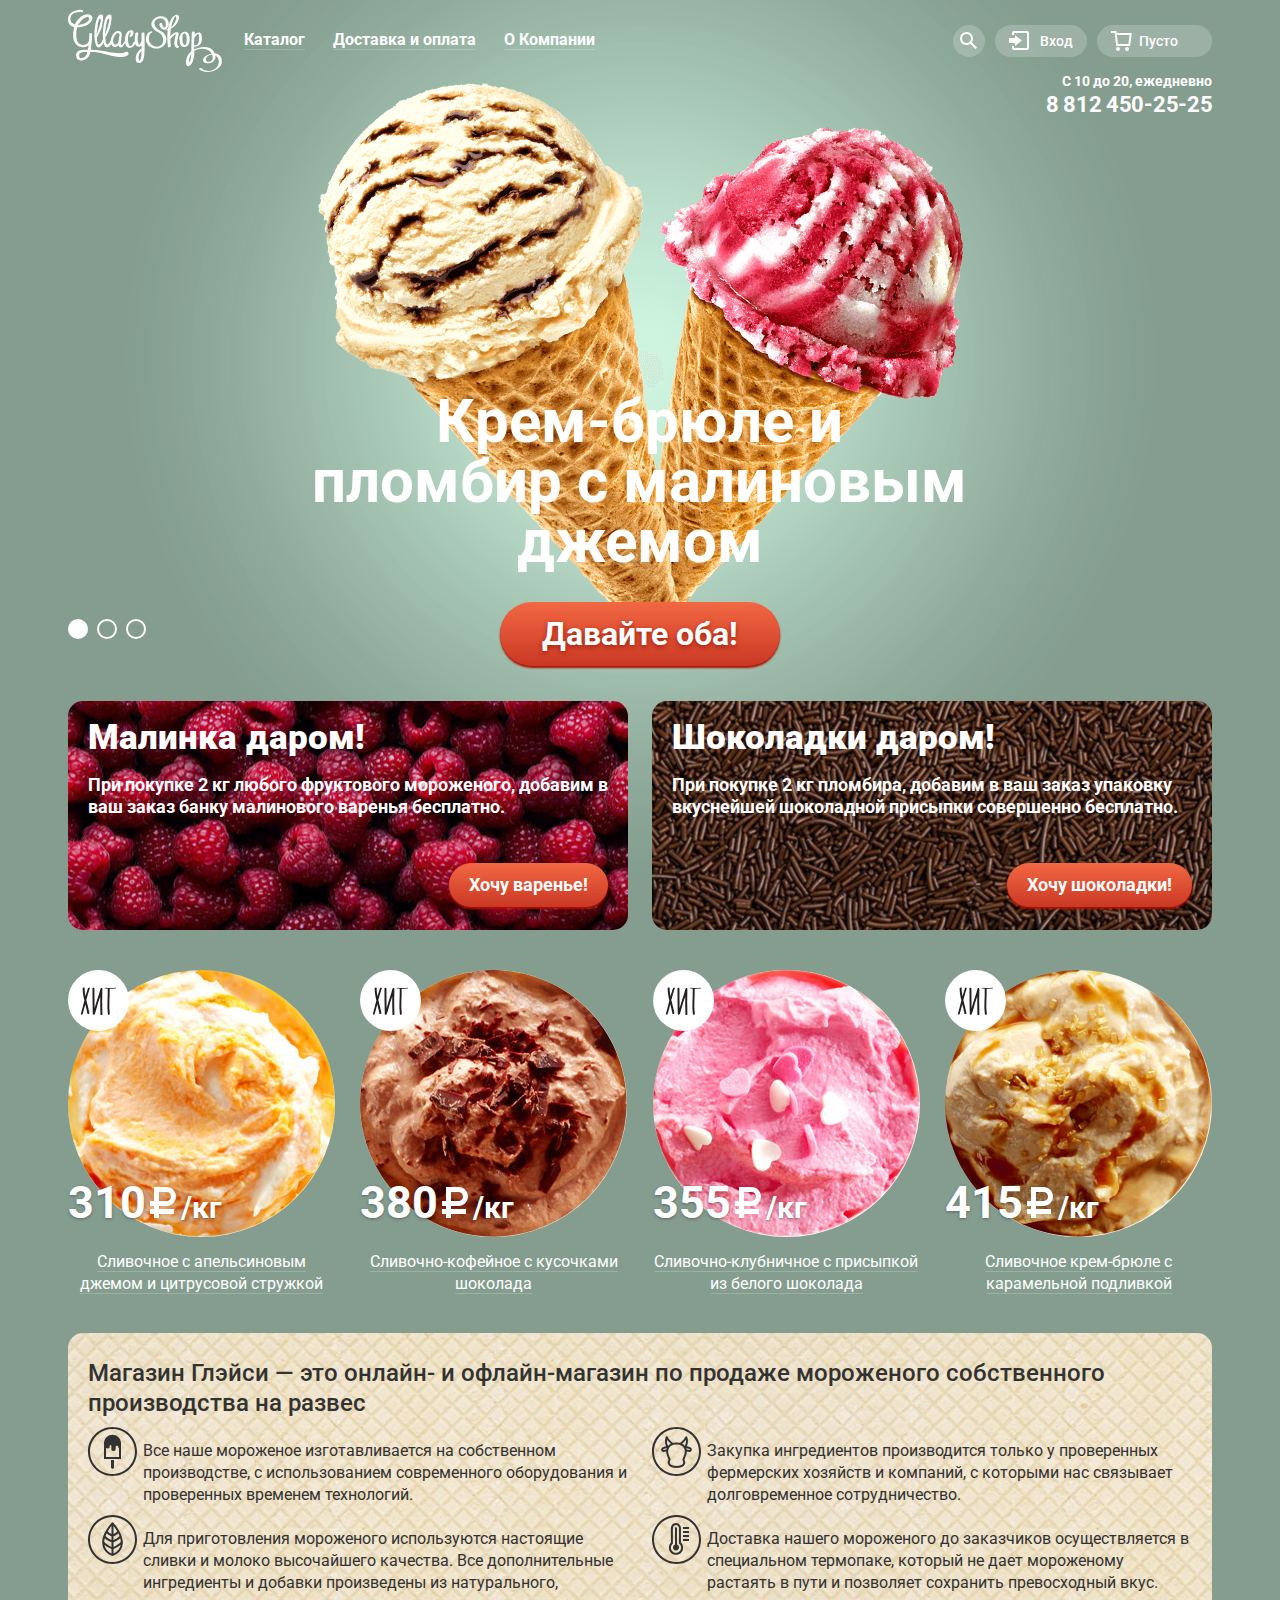
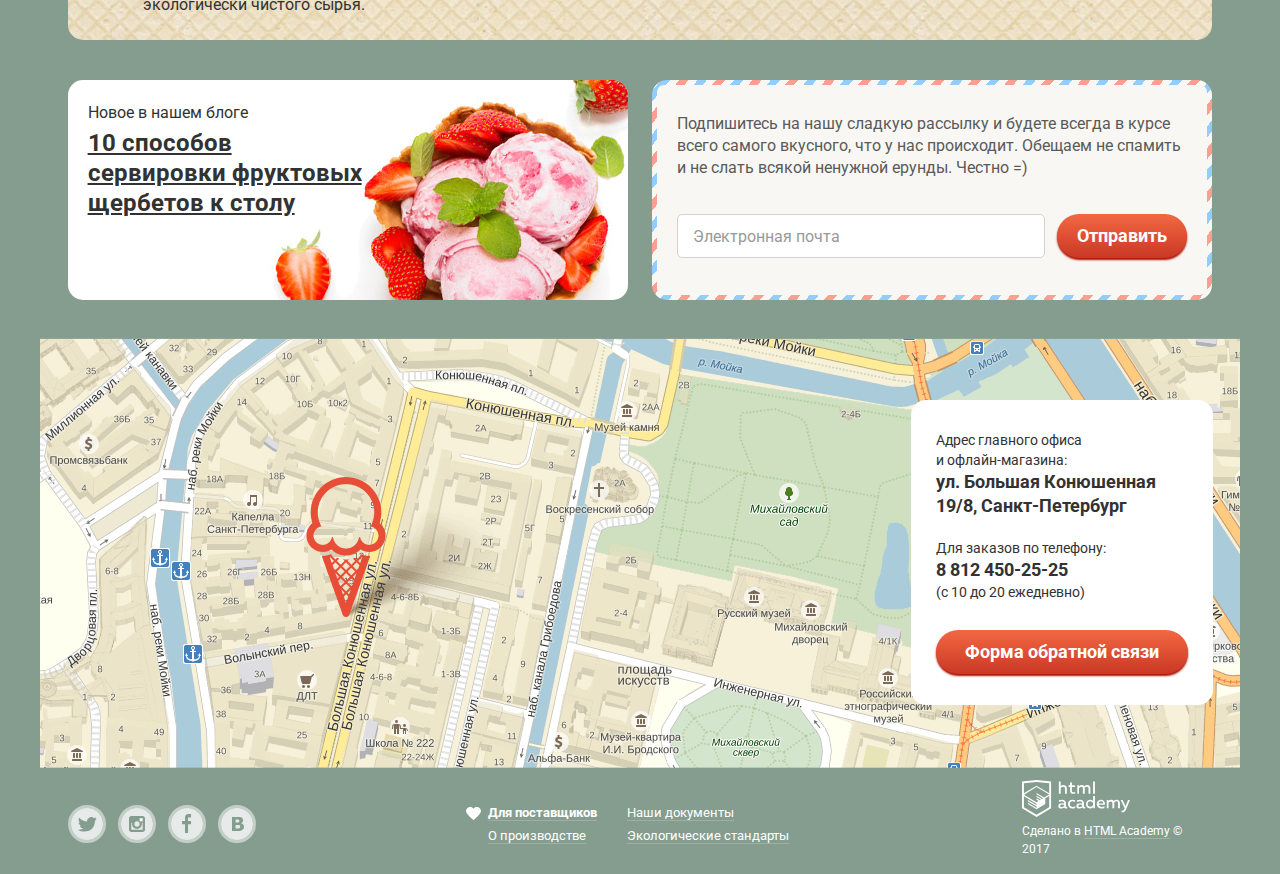
<file: index.html>
<!DOCTYPE html>
<html lang="ru">
<head>
    <meta charset="UTF-8">
    <meta name="viewport" content="width=device-width, initial-scale=1.0">
    <link href="https://fonts.googleapis.com/css?family=Roboto:400,700&display=swap&subset=cyrillic" rel="stylesheet">
    <link rel="stylesheet" href="css/normalize.css">
    <link rel="stylesheet" href="css/style.css">
    <title>Gllacy Shop</title>
</head>
<body>
    <div class="wrapper">
        <header class="main-header">
            <nav class="main-navigation container">
                <a class="main-header-logo">
                    <img src="img/main-logo.svg" width="154" height="64" alt="Логотип Gllacy Shop">
                </a>
                <ul class="main-menu">
                    <li class="main-menu-item sub-menu-pointer"><a href=""><span>Каталог</span></a>
                        <ul class="sub-menu">
                            <li class="sub-menu-item new-items"><a href="#">Новинки</a></li>
                            <li class="sub-menu-item"><a href="catalog.html">Сливочное</a></li>
                            <li class="sub-menu-item"><a href="#">Щербеты</a></li>
                            <li class="sub-menu-item"><a href="#">Фруктовый лёд</a></li>
                            <li class="sub-menu-item"><a href="#">Мелорин</a></li>
                        </ul>
                    </li>
                    <li class="main-menu-item"><a href="delivery-payment.html"><span>Доставка и оплата</span></a></li>
                    <li class="main-menu-item"><a href="about-us.html"><span>О Компании</span></a></li>
                </ul>
                <ul class="user-menu">
                    <li><a class="site-search" href="search.html">
                            <svg version="1.1" x="0px" y="0px" width="17px"
                                height="17px" viewBox="0 0 17 17" enable-background="new 0 0 17 17" xml:space="preserve">
                            <g id="Layer_1">
                                <image overflow="visible" width="17" height="17">
                                </image>
                            </g>
                            <g id="Layer_2">
                                <path fill="#FFFFFF" d="M16.958,15.527L11.75,10.32C12.533,9.247,13,7.93,13,6.5C13,2.91,10.09,0,6.5,0S0,2.91,0,6.5
                                    S2.91,13,6.5,13c1.438,0,2.763-0.473,3.839-1.263l5.205,5.204L16.958,15.527z M6.5,11C4.019,11,2,8.981,2,6.5S4.019,2,6.5,2
                                    S11,4.019,11,6.5S8.981,11,6.5,11z"/>
                            </g>
                            </svg>
                        <span class="visually-hidden">Поиск</span></a>
                    </li>
                    <li><a class="user-login" href="login.html">
                            <svg version="1.1" id="Layer_1" x="0px" y="0px"
                            width="21px" height="19px" viewBox="0 0 21 19" enable-background="new 0 0 21 19" xml:space="preserve">
                            <image overflow="visible" width="21" height="19">
                            </image>
                            <g>
                            <polygon fill="#FFFFFF" points="6,14.875 12.917,9.5 6,4.125 6,7.042 -0.042,7.042 -0.042,11.959 6,11.959 	"/>
                            <path fill="#FFFFFF" d="M18,0H5C3.9,0,3,0.9,3,2v2h2V2h13v15H5v-2H3v2c0,1.1,0.9,2,2,2h13c1.1,0,2-0.9,2-2V2C20,0.9,19.1,0,18,0z"/>
                            </g>
                            </svg>
                        Вход</a></li>
                    <li><a class="cart" href="cart.html">
                            <svg version="1.1" id="Layer_1" xmlns="http://www.w3.org/2000/svg" xmlns:xlink="http://www.w3.org/1999/xlink" x="0px" y="0px"
                            width="21px" height="20px" viewBox="0 0 21 20" enable-background="new 0 0 21 20" xml:space="preserve">
                            <g>
                            <path fill="#FFFFFF" d="M5.657,2.031L5.422,0H0v2h3.64l1.5,13h13.988l1.699-12.969H5.657z M17.372,13H6.922L5.888,4.031h12.66
                            L17.372,13z"/>
                            <circle fill="#FFFFFF" cx="6.984" cy="18" r="2"/>
                            <circle fill="#FFFFFF" cx="15.984" cy="18" r="2"/>
                            </g>
                            </svg>
                        Пусто</a>
                    </li>
                </ul>
            </nav>
        </header>
        <main>
            <div class="container">
                <h1 class="visually-hidden">Магазин мороженного Gllacy</h1>
                <p class="main-contacts">
                    С 10 до 20, ежедневно<br>
                    <span class="main-contacts-tel">8 812 450-25-25</span>
                </p>
                <section class="slider">
                    <h2 class="visually-hidden">Популярное</h2>
                    <ul class="slider-list">
                        <li class="slider-item">
                            <p>Крем-брюле и пломбир с малиновым джемом</p>
                            <a class="button button-big"  href="#">Давайте оба!</a>
                        </li>
                        <li class="slider-item visually-hidden">
                            <p>Шоколадный пломбир и лимонный сорбет</p>
                            <a class="button button-big" href="#">Давайте оба!</a>
                        </li>
                        <li class="slider-item visually-hidden">
                            <p>Пломбир с помадкой и клубничный щербет</p>
                            <a class="button button-big" href="#" >Давайте оба!</a>
                        </li>
                    </ul>
                    <ul class="slider-checkbox">
                        <li><button class="checkbox-button checkbox-current" type="button" tabindex="0"><span class="visually-hidden">Первый слайд</span></button></li>
                        <li><button class="checkbox-button" type="button" tabindex="0"><span class="visually-hidden">Второй слайд</span></button></li>
                        <li><button class="checkbox-button" type="button" tabindex="0"><span class="visually-hidden">Третий слайд</span></button></li>
                    </ul>
                </section>
                <section class="special-offer">
                    <h2 class="visually-hidden">Специальные предложения</h2>
                    <p class="special-offer-item special-offer-1">
                        <strong>Малинка даром!</strong>
                        При покупке 2 кг любого фруктового мороженого, добавим в ваш заказ банку малинового варенья бесплатно.<br>
                        <a class="button" href="#">Хочу варенье! </a>
                    </p>
                    <p class="special-offer-item special-offer-2">
                        <strong>Шоколадки даром!</strong>
                        При покупке 2 кг пломбира, добавим в ваш заказ упаковку вкуснейшей шоколадной присыпки совершенно бесплатно.<br>
                        <a class="button" href="#">Хочу шоколадки!</a>
                    </p>
                </section>
                <section class="hits">
                    <h2 class="visually-hidden">Хиты</h2>
                    <ul class="goods-catalog flex-container">
                        <li class="goods-item hit">
                            <img src="img/icecream-1.jpg" alt="Сливочное с апельсиновым джемом и цитрусовой стружкой" width="267" height="267">
                            <p class="goods-item-price"><span class="price">310</span>/кг</p>
                            <a class="goods-iterm-name" href="#"><h3>Сливочное с апельсиновым джемом и цитрусовой стружкой</h3></a>
                            <a href="#" class="button">Быстрый просмотр</a>
                        </li>
                        <li class="goods-item hit">
                            <img src="img/icecream-2.jpg" alt="Сливочно-кофейное с кусочками шоколада" width="267" height="267">
                            <p class="goods-item-price"><span class="price">380</span>/кг</p>
                            <a href="#"><h3>Сливочно-кофейное с кусочками шоколада</h3></a>
                            <a href="#" class="button">Быстрый просмотр</a>
                        </li>
                        <li class="goods-item hit">
                            <img src="img/icecream-3.jpg" alt="Сливочно-клубничное с присыпкой из белого шоколада" width="267" height="267">
                            <p class="goods-item-price"><span class="price">355</span>/кг</p>
                            <a href="#"><h3>Сливочно-клубничное с присыпкой из белого шоколада</h3></a>
                            <a href="#" class="button">Быстрый просмотр</a>
                        </li>
                        <li class="goods-item hit">
                            <img src="img/icecream-4.jpg" alt="Сливочное крем-брюле с карамельной подливкой" width="267" height="267">
                            <p class="goods-item-price"><span class="price">415</span>/кг</p>
                            <a href="#"><h3>Сливочное крем-брюле с карамельной подливкой</h3></a>
                            <a href="#" class="button">Быстрый просмотр</a>
                        </li>
                    </ul>
                </section> 
                <section class="advantages">
                    <h2 class="visually-hidden">Наши преимущества</h2>
                    <p class="advantages-about-us">Магазин Глэйси — это онлайн- и офлайн-магазин по продаже мороженого собственного производства на развес</p>
                    <div class="flex-container">
                        <p class="advantages-item advantages-1">Все наше мороженое изготавливается на собственном производстве, с использованием современного оборудования и проверенных временем технологий.</p>
                        <p class="advantages-item advantages-2">Закупка ингредиентов  производится только у проверенных фермерских хозяйств и компаний, с которыми нас связывает долговременное сотрудничество.</p>
                        <p class="advantages-item advantages-3">Для приготовления мороженого используются настоящие сливки и молоко высочайшего качества. Все дополнительные ингредиенты и добавки произведены из натурального, экологически чистого сырья. </p>
                        <p class="advantages-item advantages-4">Доставка нашего мороженого до заказчиков осуществляется в специальном термопаке, который не дает мороженому растаять в пути и позволяет сохранить превосходный вкус.</p>
                    </div>
                </section>
                <div class="blog-subscribe flex-container">
                    <article class="last-blog-topic">
                        <h2>Новое в нашем блоге</h2>
                        <h3><a href="#">10 способов сервировки фруктовых щербетов к столу</a></h3>
                    </article>
                    <section class="subscribe">
                        <div class="subscribe-container">
                            <h2 class="visually-hidden">Подписаться на нас</h2>
                            <p>Подпишитесь на нашу сладкую рассылку и будете всегда в курсе всего самого вкусного, что у нас происходит. Обещаем не спамить и не слать всякой ненужной ерунды. Честно =)</p>
                            <form class="subscribe-form" action="https://echo.htmlacademy.ru" method="POST">
                                <input id="subscribe-email" type="email" name="email" placeholder="Электронная почта" required>
                                <label for="subscribe-email" class="visually-hidden">Введите электронную почту, чтобы подписаться</label>
                                <button class="button" type="submit">Отправить</button>
                            </form>
                        </div>        
                    </section>
                </div>
             </div>
             <div class="map-contacts">
                <section class="map">
                    <h2 class="visually-hidden">Как до нас добраться</h2>
                    <iframe src="https://www.google.com/maps/embed?pb=!1m18!1m12!1m3!1d3997.07315508175!2d30.322940110362534!3d59.93983164139156!2m3!1f0!2f0!3f0!3m2!1i1024!2i768!4f13.1!3m3!1m2!1s0x4696310fca145cc1%3A0x42b32648d8238007!2z0JHQvtC70YzRiNCw0Y8g0JrQvtC90Y7RiNC10L3QvdCw0Y8g0YPQuy4sIDE5LzgsINCh0LDQvdC60YIt0J_QtdGC0LXRgNCx0YPRgNCzLCDQoNC-0YHRgdC40Y8sIDE5MTE4Ng!5e0!3m2!1sru!2sua!4v1590865113406!5m2!1sru!2sua" width="1200" height="430" frameborder="0" style="border:0;" allowfullscreen="" aria-hidden="false" tabindex="0"></iframe>
                    <img src="img/map.png" width="1200" height="430" alt="Адрес главного офиса ул. Большая Конюшенная 19/8, Санкт-Петербург">
                </section>
                <section class="contacts">
                    <h2 class="visually-hidden">Контактная информация</h2>
                    <p>
                        Адрес главного офиса<br>
                        и офлайн-магазина:<br>
                        <b> ул. Большая Конюшенная 19/8, Санкт-Петербург</b>
                    </p>
                    <p>
                        Для заказов по телефону:<br>
                        <b>8 812 450-25-25</b><br> 
                        (с 10 до 20 ежедневно)      
                    </p>
                    <a class="feedback button" href="feedback.html">Форма обратной связи</a>
                </section>
             </div>
        </main>
        <footer class="main-footer container">
            <ul class="footer-social">
                <li><a  class="social-button" href="https://twitter.com/"><span class="visually-hidden">Твитер</span><svg version="1.1" xmlns="http://www.w3.org/2000/svg" xmlns:xlink="http://www.w3.org/1999/xlink" x="0px" y="0px" width="32px"
                    height="32px" viewBox="0 0 32 32" enable-background="new 0 0 32 32" xml:space="preserve">
               <g id="Layer_1">
               </g>
               <g id="Layer_2">
                   <path fill="#FFFFFF" d="M16,0C7.164,0,0,7.164,0,16c0,8.837,7.164,16,16,16c8.837,0,16-7.163,16-16C32,7.164,24.837,0,16,0z
                        M23.944,12.809c-0.251,6.516-3.463,10.832-10.992,10.702c-0.14,0-0.205,0-0.233,0c-0.015,0-0.021,0-0.021,0
                       c-0.029,0-0.094,0-0.232,0c-0.447,0-4.543-0.443-5.344-1.823c2.479,0.19,4.247-0.406,5.12-1.136
                       c-1.048-0.289-2.923-0.461-3.251-2.848c0.384,0.104,0.618,0.221,1.299,0.113c-1.307-0.824-2.758-1.519-2.679-3.643
                       c0.311,0.317,1.164,0.518,1.46,0.457c-0.768-0.233-2.149-3.244-0.974-4.781c1.984,1.79,4.075,3.482,7.804,3.643
                       c0.227-2.214,1.24-3.699,3.168-4.325c1.84-0.479,3.255,0.26,3.901,1.138c0.737-0.224,1.453-0.466,2.193-0.685
                       c-0.004,0.833-0.569,1.463-0.935,1.709c0.747,0.165,1.423-0.475,1.423-0.475C25.467,11.818,24.557,12.58,23.944,12.809z"/>
               </g>
               </svg></a></li>
                <li><a  class="social-button" href="https://www.instagram.com/"><span class="visually-hidden">Инстаграм</span><svg version="1.1" id="Layer_1" xmlns="http://www.w3.org/2000/svg" xmlns:xlink="http://www.w3.org/1999/xlink" x="0px" y="0px"
                    width="32px" height="32px" viewBox="0 0 32 32" enable-background="new 0 0 32 32" xml:space="preserve">
               <g>
                   <path fill="#FFFFFF" d="M20.916,16c0,2.728-2.211,4.938-4.938,4.938S11.039,18.728,11.039,16c0-0.394,0.051-0.773,0.138-1.14
                       h-0.897v6.838h11.396V14.86h-0.897C20.865,15.227,20.916,15.606,20.916,16z"/>
                   <path fill="#FFFFFF" d="M15.978,18.659c1.466,0,2.659-1.193,2.659-2.659s-1.193-2.659-2.659-2.659
                       c-1.466,0-2.659,1.193-2.659,2.659S14.511,18.659,15.978,18.659z"/>
                   <rect x="18.637" y="10.302" fill="#FFFFFF" width="3.039" height="3.039"/>
                   <path fill="#FFFFFF" d="M16,0C7.164,0,0,7.164,0,16c0,8.837,7.164,16,16,16c8.837,0,16-7.163,16-16C32,7.164,24.837,0,16,0z
                        M23.955,21.698c0,1.254-1.025,2.279-2.279,2.279H10.279C9.026,23.978,8,22.952,8,21.698V10.302c0-1.253,1.026-2.279,2.279-2.279
                       h11.396c1.254,0,2.279,1.026,2.279,2.279V21.698z"/>
               </g>
               </svg></a></li>
                <li><a class="social-button" href="https://www.facebook.com/"><span class="visually-hidden">Фейсбук</span><svg version="1.1" id="Layer_1" xmlns="http://www.w3.org/2000/svg" xmlns:xlink="http://www.w3.org/1999/xlink" x="0px" y="0px"
                    width="32px" height="32px" viewBox="0 0 32 32" enable-background="new 0 0 32 32" xml:space="preserve">
               <path fill="#FFFFFF" d="M16,0C7.164,0,0,7.163,0,16s7.164,16,16,16c8.837,0,16-7.164,16-16S24.837,0,16,0z M20.062,9.455h-3.021
                   v3.444h3.021v3.445h-3.021v8.61h-3.021v-8.61H11v-3.445h3.021V9.455c0-1.902,1.353-3.445,3.021-3.445h3.021V9.455z"/>
               </svg></a></li>
                <li><a class="social-button" href="https://vk.com/" ><span class="visually-hidden">Вконтакте</span><svg version="1.1" id="Layer_1" xmlns="http://www.w3.org/2000/svg" xmlns:xlink="http://www.w3.org/1999/xlink" x="0px" y="0px"
                    width="32px" height="32px" viewBox="0 0 32 32" enable-background="new 0 0 32 32" xml:space="preserve">
               <g>
                   <path fill="#FFFFFF" d="M16.637,14.495c0.402-0.019,0.719-0.082,0.951-0.188c0.326-0.145,0.54-0.33,0.641-0.559
                       c0.101-0.229,0.15-0.496,0.15-0.797c0-0.232-0.058-0.465-0.174-0.697c-0.116-0.232-0.322-0.405-0.617-0.517
                       c-0.264-0.1-0.592-0.155-0.984-0.165c-0.392-0.009-0.943-0.014-1.652-0.014h-0.339v2.965h0.565
                       C15.749,14.523,16.235,14.514,16.637,14.495z"/>
                   <path fill="#FFFFFF" d="M18.118,17.084c-0.282-0.081-0.672-0.125-1.166-0.132c-0.494-0.006-1.012-0.009-1.55-0.009h-0.79v3.493
                       h0.264c1.014,0,1.74-0.003,2.18-0.009c0.438-0.007,0.843-0.088,1.212-0.245c0.377-0.157,0.633-0.364,0.774-0.625
                       s0.214-0.562,0.214-0.9c0-0.446-0.088-0.788-0.261-1.03C18.825,17.386,18.531,17.204,18.118,17.084z"/>
                   <path fill="#FFFFFF" d="M16,0C7.164,0,0,7.164,0,16c0,8.837,7.164,16,16,16c8.837,0,16-7.163,16-16C32,7.164,24.837,0,16,0z
                        M22.602,20.531c-0.273,0.533-0.646,0.976-1.124,1.327c-0.552,0.415-1.161,0.71-1.823,0.886s-1.501,0.264-2.519,0.264h-6.121V8.987
                       h5.443c1.13,0,1.957,0.038,2.48,0.113c0.524,0.076,1.045,0.242,1.561,0.5c0.533,0.27,0.929,0.632,1.189,1.087
                       c0.26,0.455,0.392,0.975,0.392,1.558c0,0.678-0.179,1.278-0.536,1.795c-0.358,0.518-0.863,0.92-1.517,1.208v0.075
                       c0.917,0.182,1.642,0.559,2.179,1.13c0.537,0.571,0.807,1.325,0.807,2.261C23.013,19.392,22.875,19.997,22.602,20.531z"/>
               </g>
               </svg></a></li>
            </ul>
            <div class="footer-info">
                <ul>
                    <li><a href="#" class="info-link suppliers">Для поставщиков</a></li>
                    <li><a href="#" class="info-link">О производстве</a></li>
                </ul>
                <ul> 
                    <li><a href="#" class="info-link">Наши документы</a></li>
                    <li><a href="#" class="info-link">Экологические стандарты</a></li>
                </ul>
            </div>
            <p class="footer-copyright">
                <a class="copyright-logo" href="https://htmlacademy.ru"><img src="img/logo-htmlacademy-small.svg" width="108" height="39" alt="Логотип HTML Academy"></a><br>         
                Сделано в <a class="copyright-link" href="https://htmlacademy.ru">HTML Academy</a> © 2017
            </p>
        </footer>

        <section class="modal modal-search">
            <h2 class="visually-hidden">Поиск по сайту</h2>
            <form class="search-form" action="https://echo.htmlacademy.ru" method="get">
                <p>
                    <input id="site-search" type="search" name="search" placeholder="Что ищем?" required>
                    <label class="visually-hidden" for="site-search">Поиск по сайту</label>
                </p>
            </form>
        </section>

        <section class="modal modal-login">
            <h2 class="visually-hidden">Личный кабинет</h2>
            <div class="flex-container"></div>
            <form action="https://echo.htmlacademy.ru" class="form-login">
                <p>
                    <input id="login-email" type="email" name="email" placeholder="Электронная почта" required>
                    <label class="visually-hidden" for="login-email">Электронная почта</label>
                </p>
                <p>
                    <input id="login-password" type="password" name="password" placeholder="Пароль" required>
                    <label class="visually-hidden" for="login-password">Пароль</label>
                </p>
                <div class="modal-flex-container">
                <button class="button" type="submit">Войти</button>
                <ul class="modal-login-links">
                    <li><a href="#">Забыли пароль?</a></li>
                    <li><a href="#">Новая регистрация</a></li>
                </ul> 
                </div>
            </form>
        </section>

        <section class="modal modal-feedback">
            <h2 class="visually-hidden">Обратная связь</h2>
            <p><strong>Мы обязательно вам ответим!</strong></p>
            <form action="https://echo.htmlacademy.ru" class="form-feedback">
                <p>
                    <input type="text" name="name" id="name-feedback" placeholder="Как вас зовут?" required>
                    <label class="visually-hidden" for="name-feedback">Имя</label>
                </p>
                <p>
                    <input type="email" name="email" id="email-feedback" placeholder="Ваша почта для ответа?" required>
                    <label class="visually-hidden" for="email-feedback">Электронный адрес</label>
                </p>
                <textarea name="feedback" id="feedback-text" cols="30" rows="10" placeholder="Напишите что нибудь..."></textarea>
                <button class="button" type="submit">Отправить</button>
            </form>
            <button class="modal-close" type="button"><span class="visually-hidden">Закрыть</span></button>
        </section>
        <div class="overlay"></div>
    </div>

    <script src="js/script.js"></script>
    
</body>       
</html>
</file>
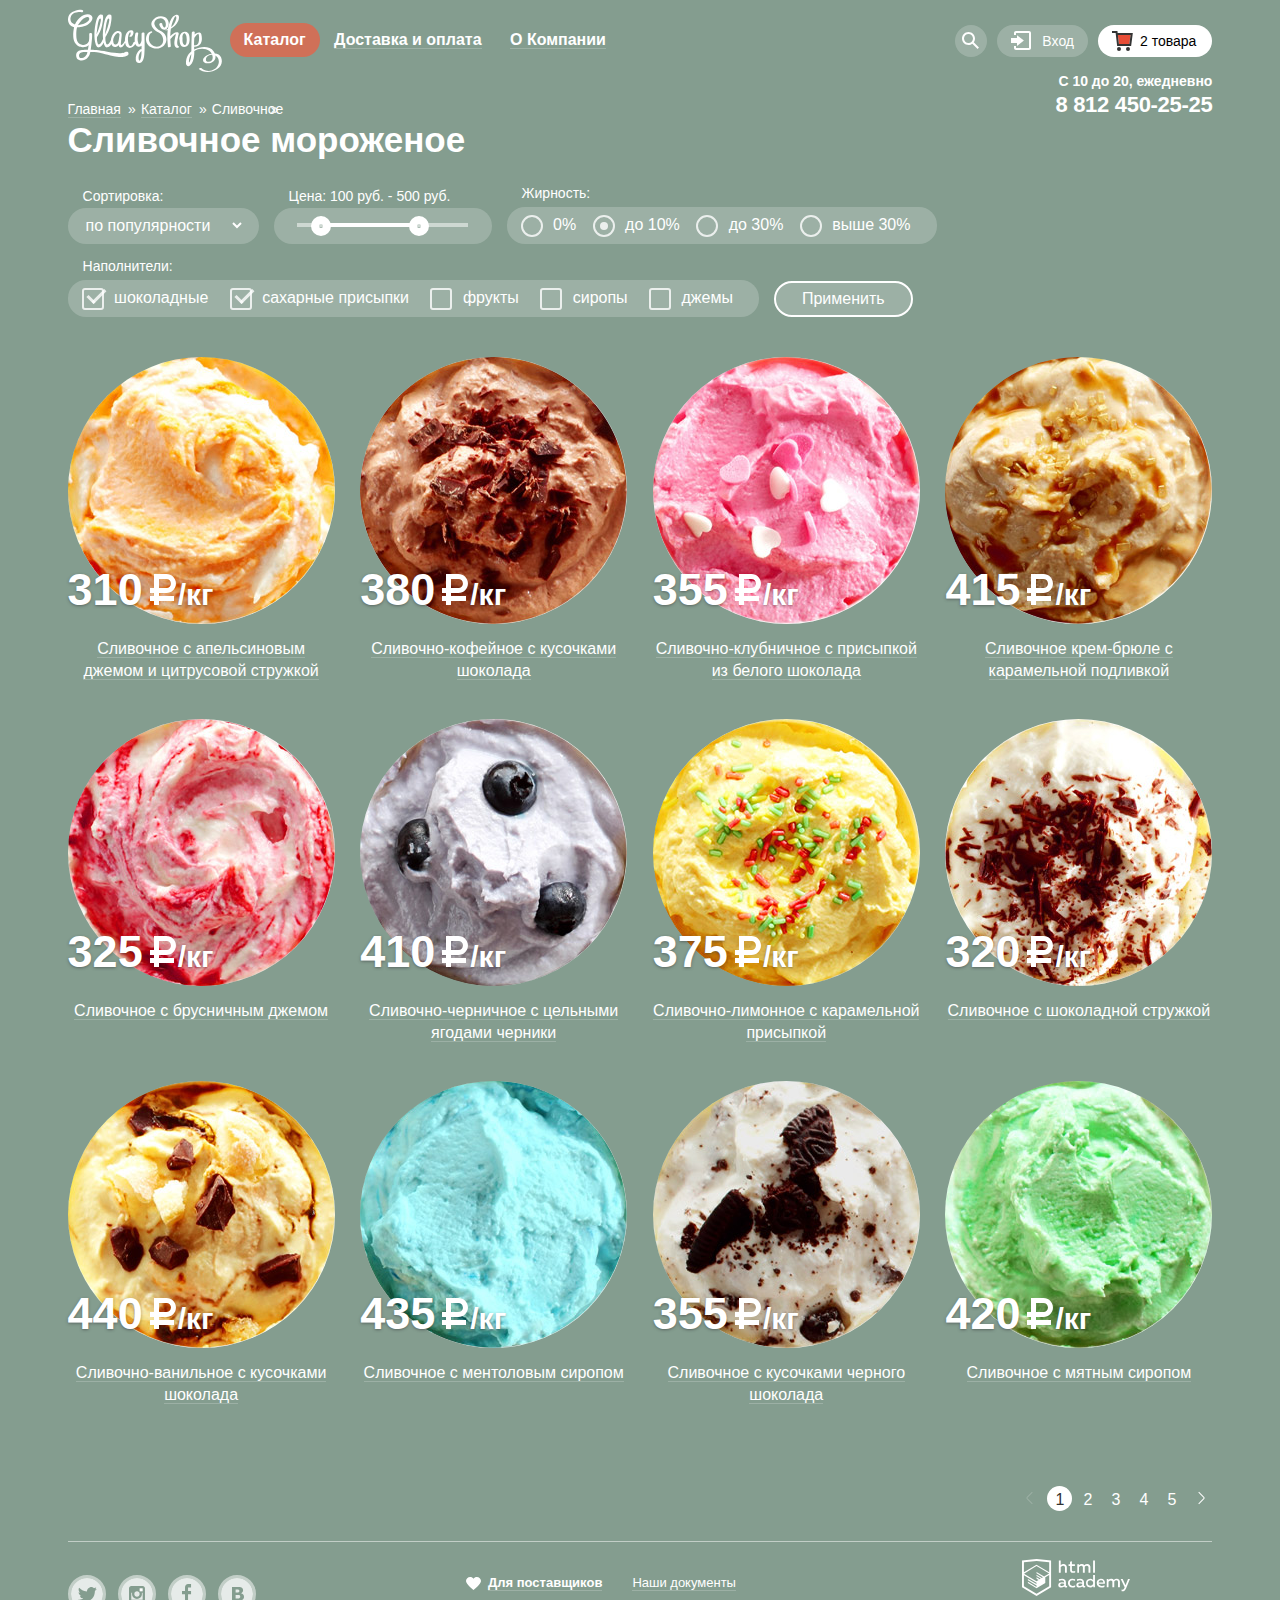
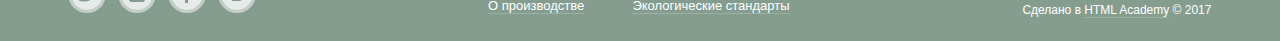
<file: catalog.html>
<!DOCTYPE html>
<html lang="ru">
<head>
    <meta charset="UTF-8">
    <meta name="viewport" content="width=device-width, initial-scale=1.0">
    <link rel="stylesheet" href="css/normalize.css">
    <link rel="stylesheet" href="css/style.css">
    <title>Каталог Gllacy Shop</title>
</head>
<body class="inner-page">
    <div class="wrapper">
        <header class="main-header">
            <nav class="main-navigation container">
                <a class="main-header-logo" href="index.html">
                    <img src="img/main-logo.svg" width="154" height="64" alt="Логотип Gllacy Shop">
                </a>
                <ul class="main-menu">
                    <li class="main-menu-item sub-menu-pointer"><a class="main-menu-current" href=""><span>Каталог</span></a>
                        <ul class="sub-menu">
                            <li class="sub-menu-item new-items"><a href="#">Новинки</a></li>
                            <li class="sub-menu-item"><a class="sub-menu-current">Сливочное</a></li>
                            <li class="sub-menu-item"><a href="#">Щербеты</a></li>
                            <li class="sub-menu-item"><a href="#">Фруктовый лёд</a></li>
                            <li class="sub-menu-item"><a href="#">Мелорин</a></li>
                        </ul>
                    </li>
                    <li class="main-menu-item"><a href="delivery-payment.html"><span>Доставка и оплата</span></a></li>
                    <li class="main-menu-item"><a href="about-us.html"><span>О Компании</span></a></li>
                </ul>
                <ul class="user-menu">
                    <li><a class="site-search" href="search.html">
                            <svg version="1.1" x="0px" y="0px" width="17px"
                                height="17px" viewBox="0 0 17 17" enable-background="new 0 0 17 17" xml:space="preserve">
                            <g id="Layer_1">
                                <image overflow="visible" width="17" height="17">
                                </image>
                            </g>
                            <g id="Layer_2">
                                <path fill="#FFFFFF" d="M16.958,15.527L11.75,10.32C12.533,9.247,13,7.93,13,6.5C13,2.91,10.09,0,6.5,0S0,2.91,0,6.5
                                    S2.91,13,6.5,13c1.438,0,2.763-0.473,3.839-1.263l5.205,5.204L16.958,15.527z M6.5,11C4.019,11,2,8.981,2,6.5S4.019,2,6.5,2
                                    S11,4.019,11,6.5S8.981,11,6.5,11z"/>
                            </g>
                            </svg>
                        <span class="visually-hidden">Поиск</span></a>
                    </li>
                    <li><a class="user-login" href="login.html">
                            <svg version="1.1" id="Layer_1" x="0px" y="0px"
                            width="21px" height="19px" viewBox="0 0 21 19" enable-background="new 0 0 21 19" xml:space="preserve">
                            <image overflow="visible" width="21" height="19">
                            </image>
                            <g>
                            <polygon fill="#FFFFFF" points="6,14.875 12.917,9.5 6,4.125 6,7.042 -0.042,7.042 -0.042,11.959 6,11.959 	"/>
                            <path fill="#FFFFFF" d="M18,0H5C3.9,0,3,0.9,3,2v2h2V2h13v15H5v-2H3v2c0,1.1,0.9,2,2,2h13c1.1,0,2-0.9,2-2V2C20,0.9,19.1,0,18,0z"/>
                            </g>
                            </svg>
                        Вход</a></li>
                    <li><a class="cart cart-not-empty" href="cart.html">
                        <svg version="1.1" id="Layer_1" xmlns="http://www.w3.org/2000/svg" xmlns:xlink="http://www.w3.org/1999/xlink" x="0px" y="0px"
                        width="21px" height="20px" viewBox="0 0 21 20" enable-background="new 0 0 21 20" xml:space="preserve">
                        <polygon fill="#E84D37" points="5.888,4.031 6.922,13 17.372,13 18.548,4.031 "/>
                        <circle fill="#343434" cx="6.984" cy="18" r="2"/>
                        <circle fill="#343434" cx="15.984" cy="18" r="2"/>
                        <path fill="#343434" d="M5.657,2.031L5.422,0H0v2h3.64l1.5,13h13.988l1.699-12.969H5.657z M17.372,13H6.922L5.888,4.031h12.66
                            L17.372,13z"/>
                        </svg>
                        2 товара</a>
                    </li>
                </ul>
            </nav>
        <main class="container">
            <div class="flex-container">
                <ul class="breadcrumbs">
                    <li><a href="index.html">Главная</a></li>
                    <li><a href="catalog.html">Каталог</a></li>
                    <li class="breadcrumbs-current">Сливочное</li>
                </ul>
                <p class="main-contacts">
                    С 10 до 20, ежедневно<br>
                    <span class="main-contacts-tel">8 812 450-25-25</span>
                </p>
            </div>
            <h1>Сливочное мороженое</h1>
            <form class="filter" action="https://echo.htmlacademy.ru" method="GET">            
                <label><span>Сортировка:</span> 
                    <div class="filter-field">
                    <select name="sort" id="filter-sort">
                        <option value="popular">по популярности</option>
                        <option value="inexpensive">сначала недорогие</option>
                        <option value="expensive">сначала дорогие</option>
                        <option value="fat">по жирности</option>
                    </select>  
                    </div>
                </label>
                <label class="filter-range"><span>Цена: 100 руб. - 500 руб.</span>
                    <div class="range filter-field">
                        <div class="range-line">
                            <div class="range-line-fill"></div>
                        </div>
                    </div>
                </label>
                <fieldset>
                    <legend>Жирность:</legend>
                    <div class="filter-field">
                        <label tabindex="0"><input type="radio" name="fat" value="0"><span class="radio-indicator"></span> 0%</label>
                        <label tabindex="0"><input type="radio" name="fat" value="10" checked><span class="radio-indicator"></span> до 10%</label>
                        <label tabindex="0"><input type="radio" name="fat" value="30"><span class="radio-indicator"></span> до 30%</label>
                        <label tabindex="0"><input type="radio" name="fat" value="30+"><span class="radio-indicator"></span> выше 30%</label>     
                    </div>
                </fieldset>
                <fieldset class="filler">
                    <legend>Наполнители:</legend>
                    <div class="filter-field">
                        <label tabindex="0"><input type="checkbox" checked><span class="checkbox-indicator"></span> шоколадные</label>
                        <label tabindex="0"><input type="checkbox" checked><span class="checkbox-indicator"></span> сахарные присыпки</label>
                        <label tabindex="0"><input type="checkbox"><span class="checkbox-indicator"></span> фрукты</label>
                        <label tabindex="0"><input type="checkbox"><span class="checkbox-indicator"></span> сиропы</label>
                        <label tabindex="0"><input type="checkbox"><span class="checkbox-indicator"></span> джемы</label>
                    </div>
                </fieldset>
                <button class="filter-button" type="submit">Применить</button>   
            </form>
            <ul class="goods-catalog flex-container">
                <li class="goods-item">
                    <img src="img/icecream-1.jpg" alt="Сливочное с апельсиновым джемом и цитрусовой стружкой" width="267" height="267">
                    <p class="goods-item-price"><span class="price">310</span>/кг</p>
                    <a href="#" class="goods-iterm-name"><h3>Сливочное с апельсиновым джемом и цитрусовой стружкой</h3></a>
                    <a href="#" class="button ">Быстрый просмотр</a>
                </li>
                <li class="goods-item">
                    <img src="img/icecream-2.jpg" alt="Сливочно-кофейное с кусочками шоколада" width="267" height="267">
                    <p class="goods-item-price"><span class="price">380</span>/кг</p>
                    <a href="#" class="goods-iterm-name"><h3>Сливочно-кофейное с кусочками шоколада</h3></a>
                    <a href="#" class="button ">Быстрый просмотр</a>
                </li>
                <li class="goods-item">
                    <img src="img/icecream-3.jpg" alt="Сливочно-клубничное с присыпкой из белого шоколада" width="267" height="267">
                    <p class="goods-item-price"><span class="price">355</span>/кг</p>
                    <a href="#" class="goods-iterm-name"><h3>Сливочно-клубничное с присыпкой из белого шоколада</h3></a>
                    <a href="#" class="button ">Быстрый просмотр</a>
                </li>
                <li class="goods-item">
                    <img src="img/icecream-4.jpg" alt="Сливочное крем-брюле с карамельной подливкой" width="267" height="267">
                    <p class="goods-item-price"><span class="price">415</span>/кг</p>
                    <a href="#" class="goods-iterm-name"><h3>Сливочное крем-брюле с карамельной подливкой</h3></a>
                    <a href="#" class="button ">Быстрый просмотр</a>
                </li>
                <li class="goods-item">
                    <img src="img/icecream-5.jpg" alt="Сливочное с брусничным джемом" width="267" height="267">
                    <p class="goods-item-price"><span class="price">325</span>/кг</p>
                    <a href="#" class="goods-iterm-name"><h3>Сливочное с брусничным джемом</h3></a>
                    <a href="#" class="button ">Быстрый просмотр</a>
                </li>
                <li class="goods-item">
                    <img src="img/icecream-6.jpg" alt="Сливочно-черничное с цельными ягодами черники" width="267" height="267">
                    <p class="goods-item-price"><span class="price">410</span>/кг</p>
                    <a href="#" class="goods-iterm-name"><h3>Сливочно-черничное с цельными ягодами черники</h3></a>
                    <a href="#" class="button ">Быстрый просмотр</a>
                </li>
                <li class="goods-item">
                    <img src="img/icecream-7.jpg" alt="Сливочно-лимонное с карамельной присыпкой" width="267" height="267">
                    <p class="goods-item-price"><span class="price">375</span>/кг</p>
                    <a href="#" class="goods-iterm-name"><h3>Сливочно-лимонное с карамельной присыпкой</h3></a>
                    <a href="#" class="button ">Быстрый просмотр</a>
                </li>
                <li class="goods-item">
                    <img src="img/icecream-8.jpg" alt="Сливочное с шоколадной стружкой" width="267" height="267">
                    <p class="goods-item-price"><span class="price">320</span>/кг</p>
                    <a href="#" class="goods-iterm-name"><h3>Сливочное с шоколадной стружкой</h3></a>
                    <a href="#" class="button ">Быстрый просмотр</a>
                </li>
                <li class="goods-item">
                    <img src="img/icecream-9.jpg" alt="Сливочно-ванильное с кусочками шоколада" width="267" height="267">
                    <p class="goods-item-price"><span class="price">440</span>/кг</p>
                    <a href="#" class="goods-iterm-name"><h3>Сливочно-ванильное с кусочками шоколада</h3></a>
                    <a href="#" class="button ">Быстрый просмотр</a>
                </li>
                <li class="goods-item">
                    <img src="img/icecream-10.jpg" alt="Сливочное с ментоловым сиропом" width="267" height="267">
                    <p class="goods-item-price"><span class="price">435</span>/кг</p>
                    <a href="#" class="goods-iterm-name"><h3>Сливочное с ментоловым сиропом</h3></a>
                    <a href="#" class="button ">Быстрый просмотр</a>
                </li>
                <li class="goods-item">
                    <img src="img/icecream-11.jpg" alt="Сливочное с кусочками черного шоколада" width="267" height="267">
                    <p class="goods-item-price"><span class="price">355</span>/кг</p>
                    <a href="#" class="goods-iterm-name"><h3>Сливочное с кусочками черного шоколада</h3></a>
                    <a href="#" class="button ">Быстрый просмотр</a>
                </li>
                <li class="goods-item">
                    <img src="img/icecream-12.jpg" alt="Сливочное с мятным сиропом" width="267" height="267">
                    <p class="goods-item-price"><span class="price">420</span>/кг</p>
                    <a href="#" class="goods-iterm-name"><h3>Сливочное с мятным сиропом</h3></a>
                    <a href="#" class="button ">Быстрый просмотр</a>
                </li>
            </ul>
            <ul class="pagination-list">
                <li class="pagination-item back disabled"><a><span class="visually-hidden">Назад</span></a></li>
                <li class="pagination-item"><a>1</a></li>
                <li class="pagination-item"><a href="#">2</a></li>
                <li class="pagination-item"><a href="#">3</a></li>
                <li class="pagination-item"><a href="#">4</a></li>
                <li class="pagination-item"><a href="#">5</a></li>
                <li class="pagination-item next"><a href="#"><span class="visually-hidden">Вперёд</span></a></li>
            </ul>
        </main>
        <footer class="main-footer container">
            <ul class="footer-social">
                <li><a  class="social-button" href="https://twitter.com/"><span class="visually-hidden">Твитер</span><svg version="1.1" xmlns="http://www.w3.org/2000/svg" xmlns:xlink="http://www.w3.org/1999/xlink" x="0px" y="0px" width="32px"
                    height="32px" viewBox="0 0 32 32" enable-background="new 0 0 32 32" xml:space="preserve">
               <g id="Layer_1">
               </g>
               <g id="Layer_2">
                   <path fill="#FFFFFF" d="M16,0C7.164,0,0,7.164,0,16c0,8.837,7.164,16,16,16c8.837,0,16-7.163,16-16C32,7.164,24.837,0,16,0z
                        M23.944,12.809c-0.251,6.516-3.463,10.832-10.992,10.702c-0.14,0-0.205,0-0.233,0c-0.015,0-0.021,0-0.021,0
                       c-0.029,0-0.094,0-0.232,0c-0.447,0-4.543-0.443-5.344-1.823c2.479,0.19,4.247-0.406,5.12-1.136
                       c-1.048-0.289-2.923-0.461-3.251-2.848c0.384,0.104,0.618,0.221,1.299,0.113c-1.307-0.824-2.758-1.519-2.679-3.643
                       c0.311,0.317,1.164,0.518,1.46,0.457c-0.768-0.233-2.149-3.244-0.974-4.781c1.984,1.79,4.075,3.482,7.804,3.643
                       c0.227-2.214,1.24-3.699,3.168-4.325c1.84-0.479,3.255,0.26,3.901,1.138c0.737-0.224,1.453-0.466,2.193-0.685
                       c-0.004,0.833-0.569,1.463-0.935,1.709c0.747,0.165,1.423-0.475,1.423-0.475C25.467,11.818,24.557,12.58,23.944,12.809z"/>
               </g>
               </svg></a></li>
                <li><a  class="social-button" href="https://www.instagram.com/"><span class="visually-hidden">Инстаграм</span><svg version="1.1" id="Layer_1" xmlns="http://www.w3.org/2000/svg" xmlns:xlink="http://www.w3.org/1999/xlink" x="0px" y="0px"
                    width="32px" height="32px" viewBox="0 0 32 32" enable-background="new 0 0 32 32" xml:space="preserve">
               <g>
                   <path fill="#FFFFFF" d="M20.916,16c0,2.728-2.211,4.938-4.938,4.938S11.039,18.728,11.039,16c0-0.394,0.051-0.773,0.138-1.14
                       h-0.897v6.838h11.396V14.86h-0.897C20.865,15.227,20.916,15.606,20.916,16z"/>
                   <path fill="#FFFFFF" d="M15.978,18.659c1.466,0,2.659-1.193,2.659-2.659s-1.193-2.659-2.659-2.659
                       c-1.466,0-2.659,1.193-2.659,2.659S14.511,18.659,15.978,18.659z"/>
                   <rect x="18.637" y="10.302" fill="#FFFFFF" width="3.039" height="3.039"/>
                   <path fill="#FFFFFF" d="M16,0C7.164,0,0,7.164,0,16c0,8.837,7.164,16,16,16c8.837,0,16-7.163,16-16C32,7.164,24.837,0,16,0z
                        M23.955,21.698c0,1.254-1.025,2.279-2.279,2.279H10.279C9.026,23.978,8,22.952,8,21.698V10.302c0-1.253,1.026-2.279,2.279-2.279
                       h11.396c1.254,0,2.279,1.026,2.279,2.279V21.698z"/>
               </g>
               </svg></a></li>
                <li><a class="social-button" href="https://www.facebook.com/"><span class="visually-hidden">Фейсбук</span><svg version="1.1" id="Layer_1" xmlns="http://www.w3.org/2000/svg" xmlns:xlink="http://www.w3.org/1999/xlink" x="0px" y="0px"
                    width="32px" height="32px" viewBox="0 0 32 32" enable-background="new 0 0 32 32" xml:space="preserve">
               <path fill="#FFFFFF" d="M16,0C7.164,0,0,7.163,0,16s7.164,16,16,16c8.837,0,16-7.164,16-16S24.837,0,16,0z M20.062,9.455h-3.021
                   v3.444h3.021v3.445h-3.021v8.61h-3.021v-8.61H11v-3.445h3.021V9.455c0-1.902,1.353-3.445,3.021-3.445h3.021V9.455z"/>
               </svg></a></li>
                <li><a class="social-button" href="https://vk.com/" ><span class="visually-hidden">Вконтакте</span><svg version="1.1" id="Layer_1" xmlns="http://www.w3.org/2000/svg" xmlns:xlink="http://www.w3.org/1999/xlink" x="0px" y="0px"
                    width="32px" height="32px" viewBox="0 0 32 32" enable-background="new 0 0 32 32" xml:space="preserve">
               <g>
                   <path fill="#FFFFFF" d="M16.637,14.495c0.402-0.019,0.719-0.082,0.951-0.188c0.326-0.145,0.54-0.33,0.641-0.559
                       c0.101-0.229,0.15-0.496,0.15-0.797c0-0.232-0.058-0.465-0.174-0.697c-0.116-0.232-0.322-0.405-0.617-0.517
                       c-0.264-0.1-0.592-0.155-0.984-0.165c-0.392-0.009-0.943-0.014-1.652-0.014h-0.339v2.965h0.565
                       C15.749,14.523,16.235,14.514,16.637,14.495z"/>
                   <path fill="#FFFFFF" d="M18.118,17.084c-0.282-0.081-0.672-0.125-1.166-0.132c-0.494-0.006-1.012-0.009-1.55-0.009h-0.79v3.493
                       h0.264c1.014,0,1.74-0.003,2.18-0.009c0.438-0.007,0.843-0.088,1.212-0.245c0.377-0.157,0.633-0.364,0.774-0.625
                       s0.214-0.562,0.214-0.9c0-0.446-0.088-0.788-0.261-1.03C18.825,17.386,18.531,17.204,18.118,17.084z"/>
                   <path fill="#FFFFFF" d="M16,0C7.164,0,0,7.164,0,16c0,8.837,7.164,16,16,16c8.837,0,16-7.163,16-16C32,7.164,24.837,0,16,0z
                        M22.602,20.531c-0.273,0.533-0.646,0.976-1.124,1.327c-0.552,0.415-1.161,0.71-1.823,0.886s-1.501,0.264-2.519,0.264h-6.121V8.987
                       h5.443c1.13,0,1.957,0.038,2.48,0.113c0.524,0.076,1.045,0.242,1.561,0.5c0.533,0.27,0.929,0.632,1.189,1.087
                       c0.26,0.455,0.392,0.975,0.392,1.558c0,0.678-0.179,1.278-0.536,1.795c-0.358,0.518-0.863,0.92-1.517,1.208v0.075
                       c0.917,0.182,1.642,0.559,2.179,1.13c0.537,0.571,0.807,1.325,0.807,2.261C23.013,19.392,22.875,19.997,22.602,20.531z"/>
               </g>
               </svg></a></li>
            </ul>
            <div class="footer-info">
                <ul>
                    <li><a href="#" class="info-link suppliers">Для поставщиков</a></li>
                    <li><a href="#" class="info-link">О производстве</a></li>
                </ul>
                <ul> 
                    <li><a href="#" class="info-link">Наши документы</a></li>
                    <li><a href="#" class="info-link">Экологические стандарты</a></li>
                </ul>
            </div>
            <p class="footer-copyright">
                <a class="copyright-logo" href="https://htmlacademy.ru"><img src="img/logo-htmlacademy-small.svg" width="108" height="39" alt="Логотип HTML Academy"></a><br>         
                Сделано в <a class="copyright-link" href="https://htmlacademy.ru">HTML Academy</a> © 2017
            </p>
        </footer>

        <section class="modal modal-search">
            <h2 class="visually-hidden">Поиск по сайту</h2>
            <form class="search-form" action="https://echo.htmlacademy.ru" method="get">
                <p>
                    <input class="visually-hidden" id="site-search" type="search" name="search" placeholder="Что ищем?" required>
                    <label class="visually-hidden" for="site-search">Поиск по сайту</label>
                </p>
            </form>
        </section>

        <section class="modal modal-login">
            <h2 class="visually-hidden">Личный кабинет</h2>
            <form action="https://echo.htmlacademy.ru" class="form-login">
                <p>
                    <input id="login-email" type="email" name="email" placeholder="Электронная почта" required>
                    <label class="visually-hidden" for="login-email">Электронная почта</label>
                </p>
                <p>
                    <input id="login-password" type="password" name="password" placeholder="Пароль" required>
                    <label class="visually-hidden" for="login-password">Пароль</label>
                </p>
                <button class="button" type="submit">Войти</button>
            </form>
            <p>
                <a href="#">Забыли пароль?</a><br>
                <a href="#">Новая регистрация</a>
            </p> 
        </section>

        <section class="modal modal-cart-order">
            <h2 class="visually-hidden">Корзина заказа</h2>
            <ul class="cart-list">
                <li>
                    <button class="delete-item" type="button">Удалить товар</button>
                    <a href="#"><img src="img/icecream-mini-1.png" width="33" height="33" alt="Пломбир с апельсиновым джемом"></a>
                    <p>Пломбир с апельсиновым джемом</p>
                    <p>1,5 кг х <span class="item-price">200 руб.</span></p>
                    <p class="item-total-price">300 руб.</p>
                </li>
                <li>
                    <button class="delete-item" type="button">Удалить товар</button>
                    <a href="#"><img src="img/icecream-mini-2.png" width="33" height="33" alt="Клубничный пломбир с присыпкой из белого шоколада"></a>
                    <p>Клубничный пломбир с присыпкой из белого шоколада</p>
                    <p>1,5 кг х <span class="item-price">300 руб.</span></p>
                    <p class="item-total-price">450 руб.</p>
                </li>
            </ul>
            <p class="cart-total-price">Итого: 750 руб.</p>
            <a href="#" class="button cart-checkout">Оформить заказ</a>
        </section>
    </div>  
</body>
</html>
</file>
<file: css/style.css>
*,
*::before,
*::after {
    box-sizing: inherit;
}

html {
    box-sizing: border-box;
}

.content-box-component {
    box-sizing: content-box;
}


.visually-hidden:not(:focus):not(:active), 
input[type="checkbox"].visually-hidden, 
input[type="radio"].visually-hidden {
    position: absolute;

    width: 1px;
    height: 1px;
    margin: -1px;
    border: 0;
    padding: 0;

    white-space: nowrap;

    clip-path: inset(100%);
    clip: rect(0, 0, 0, 0);
    overflow: hidden;
}

body {
    margin: 0;
    padding: 0;

    font-family: "Roboto", Arial, sans-serif;
    font-size: 16px;
    line-height: 22px;
    color: #ffffff;

    background-color: #849d8f;
    background-image: url("../img/icecream-slider-1.png");
    background-position: top center;
    background-repeat: no-repeat;
}

a {
    text-decoration: none;
    cursor: pointer;
}

h1,
h2,
h3 {
    margin: 0;
    padding: 0;
}

ul {
    list-style: none;
}

img {
    max-width: 100%;
    height: auto;
}

.wrapper {
    position: relative;

    width: 1200px;
    margin: 0 auto;
}

.container {
    margin: 0 auto;
    width: 95.4%;
}

.inner-page {
    background-image: none;
}

.button {
    display: inline-block;
    padding: 10px 20px;

    color: #ffffff;
    line-height: 24px;
    font-size: 18px;
    font-weight: 700;
    text-align: center;
    vertical-align: middle;

    background-color: #e74a35;
    background-image: linear-gradient( to top, #ca3824, #f26843);
    box-shadow: 0px 2px 2px 0px #ac1000;
    border: 0;
    border-radius: 32px;  
}

.button:hover,
.button:focus {

        background-image: linear-gradient( to top, #f58769, #eb6e5f);
        box-shadow: 0px 1px 2px 0px #ac1000;
        outline: none;  
        border: none;
}

.button:active {
        background-image: linear-gradient( to top, #f26843, #e74a35);
        box-shadow: inset 0px 2px 2px 0px #942718;   
        outline: none;  
        border: none;
}

.button-big {
    padding: 10px 42px; 

    line-height: 44px;
    font-size: 32px;
    text-shadow: 0 2px 5px #a0200b;

    border-radius: 42px;
}

.button-big:hover,
.button-big:focus {
    box-shadow: 0px 2px 2px 0px #ac1000;
}

.main-navigation {
    display: flex;
    align-items: center;
    margin-top: 9px;
}

.main-header-logo {
    width: 154px;
    height: 64px;
}

.main-header-logo:not([href]) {
    cursor: auto;
}

.main-menu {
    margin: 0;
    padding: 0;
    margin-top: -2px;
    margin-left: 8px;
    width: 560px;
}

.main-menu .main-menu-item {
    display: inline-block;
    margin-right: -4px;
}

.user-menu {
    display: flex;
    justify-content: flex-end;
    margin: 0;
    padding: 0;
    width: 270px;
    margin-left: auto;
}

.main-menu span {
    border-bottom: 1px solid rgba(255, 255, 255, 0.2);
}

.main-menu-item > a,
.user-menu a {
    display: block;
    padding: 8px 14px;

    color:#ffffff;
    line-height: 18px;
    font-weight: 700;
    text-align: center;

    border-radius: 20px;
}

.user-menu a {
    margin-left: 10px;

    font-weight: 500;
    line-height: 16px;
    font-size: 14px;

    background-color: rgba(255, 255, 255, 0.2);
}

.user-menu .site-search {
    position: relative;

    width: 32px;
    height: 32px;
}

.site-search svg {
    position: absolute;
    top: 7px;
    left: 7px;

    width: 17px;
    height: 17px;
}

.user-menu .user-login {
    position: relative;

    padding-left: 45px;
}

.user-login svg {
    position: absolute;
    top: 6px;
    left: 14px;

    width: 21px;
    height: 19px;
}

.user-menu .cart {
    position: relative;

    padding: 8px 34px 8px 42px;
}

.user-menu .cart-not-empty {
    padding: 8px 16px 8px 42px;

    color: #000000;

    background-color: #ffffff;
}

.cart svg {
    position: absolute;
    top: 6px;
    left: 14px;

    width: 21px;
    height: 20px;
}

.user-menu a:hover,
.user-menu a:focus {
    color: #000000;

    background-color: #ffffff;
}

.user-menu a:not(.cart-not-empty):hover path,
.user-menu a:not(.cart-not-empty):hover circle,
.user-menu a:not(.cart-not-empty):hover polygon,
.user-menu a:not(.cart-not-empty):focus path,
.user-menu a:not(.cart-not-empty):focus circle,
.user-menu a:not(.cart-not-empty):focus polygon {
    fill: #000000;
}

.user-menu .cart.full {
    color: #323232;

    background-color: #ffffff;
}

.main-menu-item > a:hover,
.main-menu-item > a:focus {
    color: #333333;

    background-color: #ffffff;
}

.main-menu-item > a:active {
    box-shadow: inset 0px 2px 1px 0px #696969;   
}

.main-menu .main-menu-current,
.sub-menu .sub-menu-current {
    color: #ffffff;

   background-color: #d07058; 
}

.main-menu-current span {
    border: 0;
}

.main-menu > li {
    position: relative;
}

.main-menu .sub-menu {
    position: absolute;
    left: -5px;
    z-index: 1;

    display: none;
    width: 143px;
    padding: 0;
    margin: 0;
    margin-top: -1px;
    padding-top: 5px;
    background-color: transparent;

    border-radius: 4px;
    box-sizing: border-box;
    box-shadow: 0px 20px 20px 0px rgba(0, 0, 0, 0.4);
}


.sub-menu-pointer:hover .sub-menu {
    display: block;
}

.sub-menu a {
    display: block;
    padding: 8px 20px;

    font-size: 14px;
    line-height: 16px;
    color: #323232;
    background-color: #f8f7f4;
}

.sub-menu-item:first-child a {
    padding-top: 12px;
    padding-bottom: 12px;
    border-top-left-radius: 4px;
    border-top-right-radius: 4px;
}

.sub-menu-item:last-child a {
    padding-bottom: 12px;
    border-bottom-left-radius: 4px;
    border-bottom-right-radius: 4px;
}

.sub-menu a:hover,
.sub-menu a:focus {
    background-color: #fbded7;
}

.sub-menu a:active {
    background-color: #f6b5a5;
}

.sub-menu .new-items {
    font-weight: 700; 
}

.sub-menu .new-items::after {
    content: "";

    display: block;
    width: 125px;
    margin-top: -1px;
    margin-left: 10px;

    border-bottom: 1px solid rgba(50, 50, 50, 0.2);
}

.breadcrumbs {
    display: flex;
    align-items: flex-end;
    padding: 0;
    margin: 0;

    font-weight: 400;
}

.breadcrumbs li {
    display: inline;
}

.main-contacts {
    margin: 0;
    padding: 0;

    line-height: 16px;
    font-size: 14px;;
    font-weight: 700;
    text-align: right;
}

.main-contacts span {
    display: block;
    margin-top: 4px;

    line-height: 24px;
    font-size: 22px;
    letter-spacing: -0.3px;
}

main h1 {
    margin-top: 2px;

    line-height: 41px;
    font-size: 35px;
}

.slider {
    position: relative;

    margin: 0;
    padding: 0;
    min-height: 495px;
}

.slider .slider-list {
    margin: 0;
    padding: 0;
}

.slider .slider-checkbox {
    position: absolute;
    left: 0;
    bottom: 24px;

    display: flex;

    margin: 0;
    padding: 0;
}

.slider-checkbox .checkbox-button {
    width: 20px;
    height: 20px;
    margin-right: 9px;

    background-color: transparent;
    border-radius: 50%;
    border: 2px solid #ffffff;
    outline: none;
    cursor: pointer;
}

.slider-checkbox .checkbox-button:hover {
    background-color: rgba(255, 255, 255, 0.4);
}

.slider-checkbox .checkbox-button.checkbox-current {
    background-color: #ffffff;
}

.slider-item {
    padding-top: 275px;

    text-align: center;
}

.slider-item .button-big {
    margin-top: 30px;
}

.slider-item p {
    display: block;
    margin: 0 auto;
    width: 670px;

    line-height: 60px;
    font-size: 60px;
    font-weight: 700;
    text-align: center;
}

.special-offer {
    display: flex;
    justify-content: space-between;
    margin: 0;
    margin-top: 35px;;
    padding: 0;
}

.special-offer-item {
    margin: 0;
    padding: 16px 20px;
    width: 560px;
    min-height: 229px;


    font-size: 18px;
    font-weight: 700;
}

.special-offer-item strong{
    display: block;
    margin-bottom: 16px;

    line-height: 41px;
    font-size: 35px;
}

.special-offer .button {
    margin-top: 45px;
    float: right;
}

.special-offer-1 {
    background-color: #841839;
    background-image: url("../img/background-1.jpg"); 
    background-repeat: no-repeat;
    background-position: center;
    border-radius: 15px;
}

.special-offer-2 {
    background-color: #613825;
    background-image: url("../img/background-2.jpg");
    background-repeat: no-repeat;
    background-position: center;
    border-radius: 15px;
}

.goods-catalog {
    margin: 0;
    padding: 0;
    margin-top: 40px;;
}

.goods-catalog .hit::before {
    content: "";

    position: absolute;
    z-index: 4;

    width: 61px;
    height: 61px;
    
    background-image: url("../img/hit.svg");
    background-position: 0 0;
    background-repeat: no-repeat;
}

.goods-catalog img {
    border-radius: 50%;
}

.goods-item {
    position: relative;

    width: 267px;
    min-height: 328px;

    text-align: center;
}

.goods-item:hover {
    z-index: 4;
}

.goods-item:not(:nth-child(-n+4)) {
    margin-top: 34px;
}

.goods-item .button {
    position: absolute;
    bottom: -50px;
    left: 50%;

    display: none;
    width: 208px;
    margin-left: -104px;
}

.goods-item:hover .button {
    display: inline-block;
}

.goods-item img {
    position: relative;
    z-index: 3;
    margin-bottom: 8px;
}

.goods-item h3 {
    display: inline;
    color: #ffffff;
    font-size: 16px;
    font-weight: 400;

    border-bottom: 1px solid rgba(255, 255, 255, 0.2);
}

.goods-item h3:hover {
    color: #ffbc9e;
    
    border-bottom-color: rgba(255, 188, 158, 0.2);
}

.goods-item-price {
    position: absolute;
    top: 210px;
    z-index: 3;

    margin: 0;
    padding: 0;

    font-size: 30px;
    font-weight: 700;
    text-shadow: 0px 1px 3px rgba(49, 50, 53, 0.5);
}

.goods-item-price span.price {
    padding-right: 35px;

    line-height: 45px;
    font-size: 45px;
}

.goods-item-price span.price::after {
    content: url("../img/Р.svg");

    position: absolute;
    bottom: 6px;
    left: 80px;

    width: 31px;
    height: 36px;
}

.goods-item a {
    position: relative;
    z-index: 3;
}

.goods-item::after {
    content: "";

    position: absolute;
    top: -7px;
    left: -13px;
    z-index: 2;
    
    width: 293px;
    height: 405px;
}

.goods-item:hover::after{  
    background-color: rgba(255, 255, 255, 0.2); 
    box-shadow: 0 20px 20px 0 rgba(0, 0, 0, 0.4);
    border-radius: 10px;
}

.goods-item a {
    z-index: 5;
}

.flex-container {
    display: flex;
    flex-wrap: wrap;
    justify-content: space-between;
}

.modal-flex-container {
    display: flex;
    justify-content: space-between;
    align-items: flex-start;
}

.advantages {
    margin-top: 35px;
    min-height: 306px;
    padding: 24px 20px;

    color: #323232;

    background-color: #eee2ca;
    background-image: url("../img/pattern.jpg");
    border-radius: 15px;
}

.advantages p {
    margin: 0;
    padding: 0;
}

.advantages-item {
    width: 540px;
}

.advantages .advantages-about-us {
    margin: 0;
    margin-top: 1px;

    line-height: 30px;
    font-size: 24px;
    font-weight: 500;
}

.advantages .advantages-item {
    position: relative;

    margin-top: 22px;
    padding-left: 55px;
}

.advantages .advantages-item::before {
    position: absolute;
    left: 0;
    top: -13px;

    width: 49px;
    height: 49px;
}

.advantages .advantages-1::before {
    content: url("../img/icon-icecream.svg");
}

.advantages .advantages-2::before {
    content: url("../img/icon-cow.svg");
}

.advantages .advantages-3::before {
    content: url("../img/icon-leaf.svg");
}

.advantages .advantages-4::before {
    content: url("../img/icon-degrees.svg");
}

.blog-subscribe {
    margin-top: 40px;
    min-height: 220px;
} 

.last-blog-topic {
    width: 560px;

    padding-left: 20px;
    
    background-image: url("../img/background-3.jpg");
    background-position: 0 0;
    background-repeat: no-repeat;
    border-radius: 15px;
}

.last-blog-topic h2 {
    margin-top: 22px;

    color: #323232;
    line-height: 22px;
    font-size: 16px;
    font-weight: 400;
}

.last-blog-topic h3 {
    width: 280px;

    margin-top: 4px;
}

.last-blog-topic a {
    color: #323232;
    line-height: 30px;
    font-size: 24px;
    text-decoration: underline;
}

.subscribe {
    width: 560px;
    padding: 5px;

    color: #5a5a5a;

    background-color: #f8f7f4;
    background: repeating-linear-gradient(
        130deg, #f8f7f4, #f8f7f4 7px,
                #92cdff 7px, #92cdff 14px,
                #f8f7f4 14px, #f8f7f4 21px,
                #fe9e90 21px, #fe9e90 28px);
    border-radius: 15px;
}

.subscribe p {
    margin: 0;
    margin-bottom: 35px;
}


.subscribe-container {
    height: 100%;

    background-color: #f8f7f4;
    border-radius: 7px;
    padding: 28px 20px;
}

.subscribe-form {
    display: flex;
}

.subscribe-form .button {
    margin-left: 12px;
}

.subscribe-form input {
    width: 100%;
}

.map-contacts {
    position: relative;

    margin-top: 38px;
}

.contacts {
    position: absolute;
    top: 62px;
    right: 27px;

    width: 302px;
    height: 305px;
    padding: 30px 25px;

    color: #323232;
    line-height: 20px;
    font-size: 14px;

    background-color: #ffffff;
    border-radius: 15px;
}

.contacts p {
    margin: 0;
    margin-bottom: 20px;
}

.contacts b {
    line-height: 24px;
    font-size: 18px;
}

.contacts .feedback {
    width: 100%;
    margin-top: 8px;
}

.map {
    position: relative;
}

.map iframe {
    position: absolute;
}

.breadcrumbs {
    line-height: 16px;
    font-size: 14px;
}

.breadcrumbs li{
    position: relative;
}

.breadcrumbs a {
    margin-right: 20px;

    color: #ffffff;

    border-bottom: 1px solid rgba(255, 255, 255, 0.2);
}

.breadcrumbs li::after {
    content: "»";

    position: absolute;
    right: 5px;
}

.breadcrumbs a:hover,
.breadcrumbs a:focus,
.breadcrumbs a:active {
    color: #ffbc9e;
    
    border-bottom-color: rgba(255, 188, 158, 0.2);
}

.pagination-list {
    display: flex;
    justify-content: flex-end;

    margin-top: 77px;
    margin-bottom: 30px;
}

.pagination-list a {
    display: flex;
    justify-content: center;
    align-items: center;

    width: 25px;
    height: 25px;
    padding-top: 3px;

    color: #ffffff;
    font-weight: 500;
    line-height: 18px;

    border-radius: 50%;
}

.pagination-list .pagination-item {
    margin-right: 3px;
}

.pagination-list .pagination-item:last-child {
    margin-right: 0;
}

.pagination-item {
    position: relative;
}

.pagination-item.back::before,
.pagination-item.back::after,
.pagination-item.next::before,
.pagination-item.next::after {
    content: "";

    position: absolute;

    width: 1px;
    height: 8px;

    background-color: #ffffff;
}

.pagination-item.back::before {
    top: 5px;
    left: 10px;

    transform: rotate(45deg);
}

.pagination-item.back::after {
    bottom: 6px;
    left: 10px;

    transform: rotate(-45deg);
}

.pagination-item.next::before {
    top: 5px;
    right: 10px;

    transform: rotate(-45deg);
}

.pagination-item.next::after {
    bottom: 6px;
    right: 10px;

    transform: rotate(45deg);
}

.pagination-item.disabled::before,
.pagination-item.disabled::after {
    opacity: 0.2;
}

.pagination-item:not(.disabled) a:not([href]) {
    color: #323232;

    background-color: #ffffff;
}

.pagination-item a[href]:hover,
.pagination-item a[href]:focus {
    background-color: rgba(255, 255, 255, 0.2);
}

.filter {
    display: flex;
    flex-wrap: wrap;
    align-items: flex-end;

    padding-bottom: 0;
    margin-top: 25px;
}

.filter fieldset {
    padding: 0;
    margin: 0;

    border: none;
}

.filter label > span,
.filter legend {
    display: inline-block;

    padding-left: 15px;
    margin-bottom: 4px;

    font-size: 14px;
    line-height: 16px;
} 

.filter legend {
    margin-bottom: 6px;
}

.filter-field {
    padding: 7px 14px;
    margin-right: 15px;

    background-color: rgba(255, 255, 255, 0.2);
    border-radius: 18px;
}

.filter input[type="radio"],
.filter input[type="checkbox"] {
    display: none;
}

input[type="radio"] + .radio-indicator,
input[type="checkbox"] + .checkbox-indicator { 
    position: relative;

    margin-right: 6px;
    margin-bottom: 0px;
    width: 22px;
    height: 22px;

    vertical-align: middle;
    border: 2px solid rgba(255, 255, 255, 0.8);
    border-radius: 50%;

    cursor: pointer;
}

input[type="checkbox"] + .checkbox-indicator {
    border-radius: 3px;
}

input[type="checkbox"]:checked + .checkbox-indicator::before {
    content: "";

    position: absolute;
    top: 8px;
    left: 2px;

    width: 10px;
    height: 3px;

    background-color: rgba(255, 255, 255, 0.8);

    transform: rotate(45deg);
}

input[type="checkbox"]:checked + .checkbox-indicator::after {
    content: "";

    position: absolute;
    top: 5px;
    left: 6px;

    width: 18px;
    height: 3px;

    background-color: rgba(255, 255, 255, 0.8);

    transform: rotate(-45deg);
}

input[type="checkbox"]:hover + .checkbox-indicator {
    border-color: #ffffff;
}

input[type="checkbox"]:hover + .checkbox-indicator::before,
input[type="checkbox"]:hover + .checkbox-indicator::after {
    background-color: #ffffff;
}

input[type="checkbox"]:disabled:checked + .checkbox-indicator::before,
input[type="checkbox"]:disabled:checked + .checkbox-indicator::after {
    background-color: rgba(255, 255, 255, 0.4);
}

input[type="checkbox"]:disabled + .checkbox-indicator {
    border-color: rgba(255, 255, 255, 0.4);
}

input[type="radio"]:checked + .radio-indicator::before {
    content: "";

    position: absolute;
    left: 5px;
    top: 5px;

    width: 8px;
    height: 8px;

    background-color: rgba(255, 255, 255, 0.8);
    border-radius: 50%;
}

input[type="radio"]:hover + .radio-indicator {
    border-color: #ffffff;
}

input[type="radio"]:hover + .radio-indicator::before {
    background-color: #ffffff;
}

input[type="radio"]:disabled + .radio-indicator {
    border-color: rgba(255, 255, 255, 0.4);
}

input[type="radio"]:checked:disabled + .radio-indicator::before {
    background-color: rgba(255, 255, 255, 0.4);
}

fieldset label {
    padding-right: 12px;
}

.filter .filler {
    margin-top: 14px;
}

.filler label:not(:last-child) {
    padding-right: 17px;
}

.filter .range {
    width: 218px;
    height: 36px;
}

.filter .range-line {
    margin: 8px auto;
    width: 90%;
    height: 4px;

    background-color: rgba(255, 255, 255, 0.5);
}

.filter .range-line-fill {
    position: relative;

    margin-left: 15%;
    width: 55%;
    height: 4px;

    background-color: #ffffff;
}

.filter .range-line-fill::before,
.filter .range-line-fill::after {
    content: "";

    position: absolute;

    width: 20px;
    height: 20px;

    border-radius: 50%;
    border: 8px solid #ffffff;
    
    cursor: pointer;
}

.filter .range-line-fill::before {
    top: -7px;
    left: -12px;
}

.filter .range-line-fill::after {
    top: -7px;
    right: -12px;
}

.filter-range {
    cursor: auto;
}

.filter-button {
    padding: 0px 26px;
    height: 36px;

    font: inherit;
    color: #ffffff;

    background-color: rgba(255, 255, 255, 0.2);
    border: 2px solid #ffffff;
    border-radius: 20px;
}

.filter-button:hover,
.filter-button:focus {
    color: #323232;

    background-color: #ffffff;
}

.filter-button:active {
    color: #323232;

    background-color: #ffffff;
    box-shadow: inset 0px 2px 1px 0px  #696969;
}

select {
    color: #ffffff;

    background-color: transparent;
    border: none;
}

select:hover {
    color: #323232;
}

select option {
    color: #323232;
}

.main-footer {
    display: flex;
    justify-content: space-between;
    align-items: center;
    min-height: 100px;
}

.inner-page .main-footer {
    padding-top: 5px;
    border-top: 1px solid rgba(255, 255, 255, 0.5);
}

.main-footer .footer-social,
.main-footer .footer-info {
    display: flex;
    flex-wrap: wrap;

    padding: 0;
    margin: 0;
}

.main-footer .footer-social,
.main-footer .footer-copyright {
    width: 268px;
}

.main-footer .footer-info {
    width: 560px;
    padding-left: 128px;
}

.footer-info ul {
    padding: 0;
    margin: 0;
}

.footer-info ul:first-child {
    position: relative;

    margin-right: 30px;
}

.footer-info .suppliers::before {
    content: url(../img/heart.svg);

    position: absolute;
    left: -22px;
    top: 4px;

    width: 15px;
    height: 13px;
}

.main-footer a{
    color: #ffffff;
    font-size: 13px;

    border-bottom: 1px solid rgba(255, 255, 255, 0.2);
}

.main-footer a:not(.social-button):hover,
.main-footer a:not(.social-button):focus,
.main-footer a:not(.social-button):active {
    color: #ffbc9e;
    
    border-bottom-color: rgba(255, 188, 158, 0.2);
}

.main-footer .social-button {
    display: block;

    width: 32px;
    height: 32px;
    margin-right: 12px;

    box-sizing: content-box;
    border: 3px solid rgba(255,255,255,.5);
    border-radius: 50%;
}

.social-button path {
    opacity: 0.8;
}

.social-button:hover path,
.social-button:active path,
.social-button:focus path {
    opacity: 1;
}

.main-footer .suppliers {
    font-weight: 700;
}

.footer-copyright {
    padding: 0;
    margin: 0;
    padding-left: 78px;
    margin-top: -10px;

    line-height: 18px;
    font-size: 12px;
}

.footer-copyright .copyright-link {
    font-size: 12px;
}

.footer-copyright .copyright-logo {
    border: none;
}

.modal {
    display: none;
    z-index: 5;

    padding: 20px 15px;

    color: #323232;
    line-height: 24px;
    font-size: 13px;

    background-color: #f8f7f4;
    border-radius: 5px;
}

.modal p {
    padding: 0;
    margin: 0;
}

.modal-search,
.modal-login {
    box-shadow: 0 20px 20px 0 rgba(0, 0, 0, 0.4);
}

.modal-login p,
.modal-feedback p {
    margin-bottom: 20px;
}

.modal-login .modal-login-links {
    margin: 0;
    padding: 0;
}

.modal-login a {
    color: inherit;
    border-bottom: 1px solid rgba(0, 0, 0, 0.3)
}

.modal-feedback {
    position: relative;

    padding: 25px;
}

.modal-feedback input {
    width: 267px;
}

.modal-feedback textarea {
    margin-bottom: 25px;
}

.modal-feedback strong {
    line-height: 28px;
    font-size: 24px;
    font-weight: 700;
}

.modal-feedback button[type="submit"] {
    float: right;
    margin-top: -8px;
}

.modal-feedback .modal-close {
    position: absolute;
    top: 15px;
    right: 15px;

    width: 21px;
    height: 21px;

    background-color: transparent;
    border: none;
    outline: none;

    cursor: pointer;
}

.modal-feedback .modal-close::before,
.modal-feedback .modal-close::after {
    content: "";

    position: absolute;
    top: 10px;
    left: -2px;

    width: 25px;
    height: 2px;

    background-color: #000000;
}

.modal-feedback .modal-close::before {
    transform: rotate(45deg);
}

.modal-feedback .modal-close::after {
    transform: rotate(-45deg);
}

.modal-cart-order {
    line-height: 16px;
}

.cart-list .item-price {
    color: #999999;
}

.modal-cart-order .cart-total-price {
    line-height: 18px;
    font-size: 15px;
    font-weight: 700;
}

input:not([type="radio"]),
input:not([type="checkbox"]),
textarea {
    padding-left: 15px;
    height: 44px;

    font: inherit;
    color: #323232;
    font-size: 16px;

    outline: none;
    border: 1px solid #d3d3d2;
    border-radius: 5px;
}

textarea {
    width: 428px;
    height: 155px;
    resize: none;
}

input::placeholder,
textarea::placeholder {
    color: #999999;
}

input:hover,
textarea:hover {
    border: 2px solid #c7c6c5;
    padding-left: 14px;
}

input:focus,
textarea:focus {
    border: 2px solid #8fbdec;
    padding-left: 14px;
}

input:not(:invalid),
textarea:not(:placeholder-shown) {
    font-weight: 700;
}

label {
    cursor: pointer;
}

.modal-search {
    position: absolute;
    top: 52px;
    right: 250px;

    width: 341px;
    min-height: 84px;
}

.modal-login {
    position: absolute;
    top: 52px;
    right: 150px;

    width: 277px;
    min-height: 214px;
}

.modal-login input {
    width: 100%;
}

.modal-feedback {
    position: fixed;
    z-index: 6;
    top: 50%;
    left: 50%;

    width: 477px;
    min-height: 442px;

    transform: translate(-50%, -50%);
}

.overlay {
    position: fixed;
    z-index: 5;
    top: 0;
    left: 0;

    display: none;
    width: 100%;
    height: 100%;

    background-color: rgba(255, 255, 255, 0.5);
}

.modal-show {
    display: block;
}
</file>
